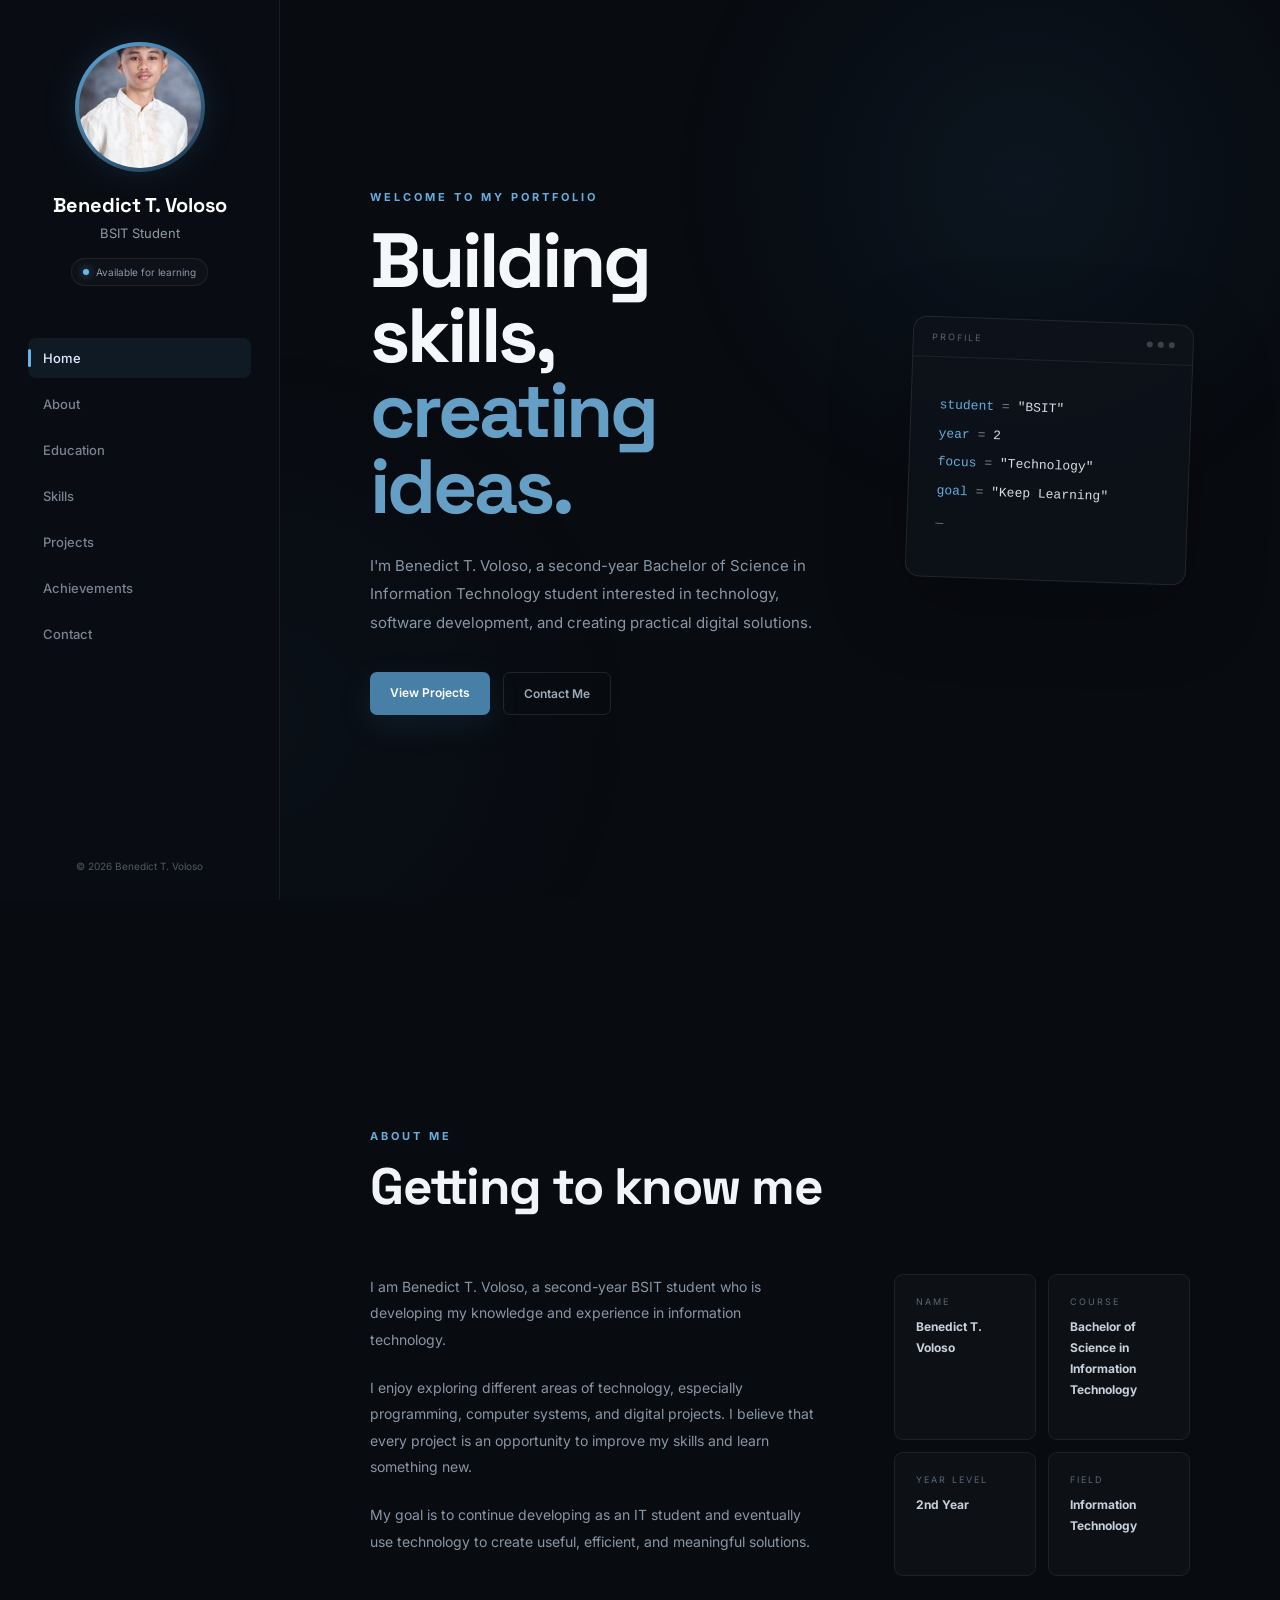
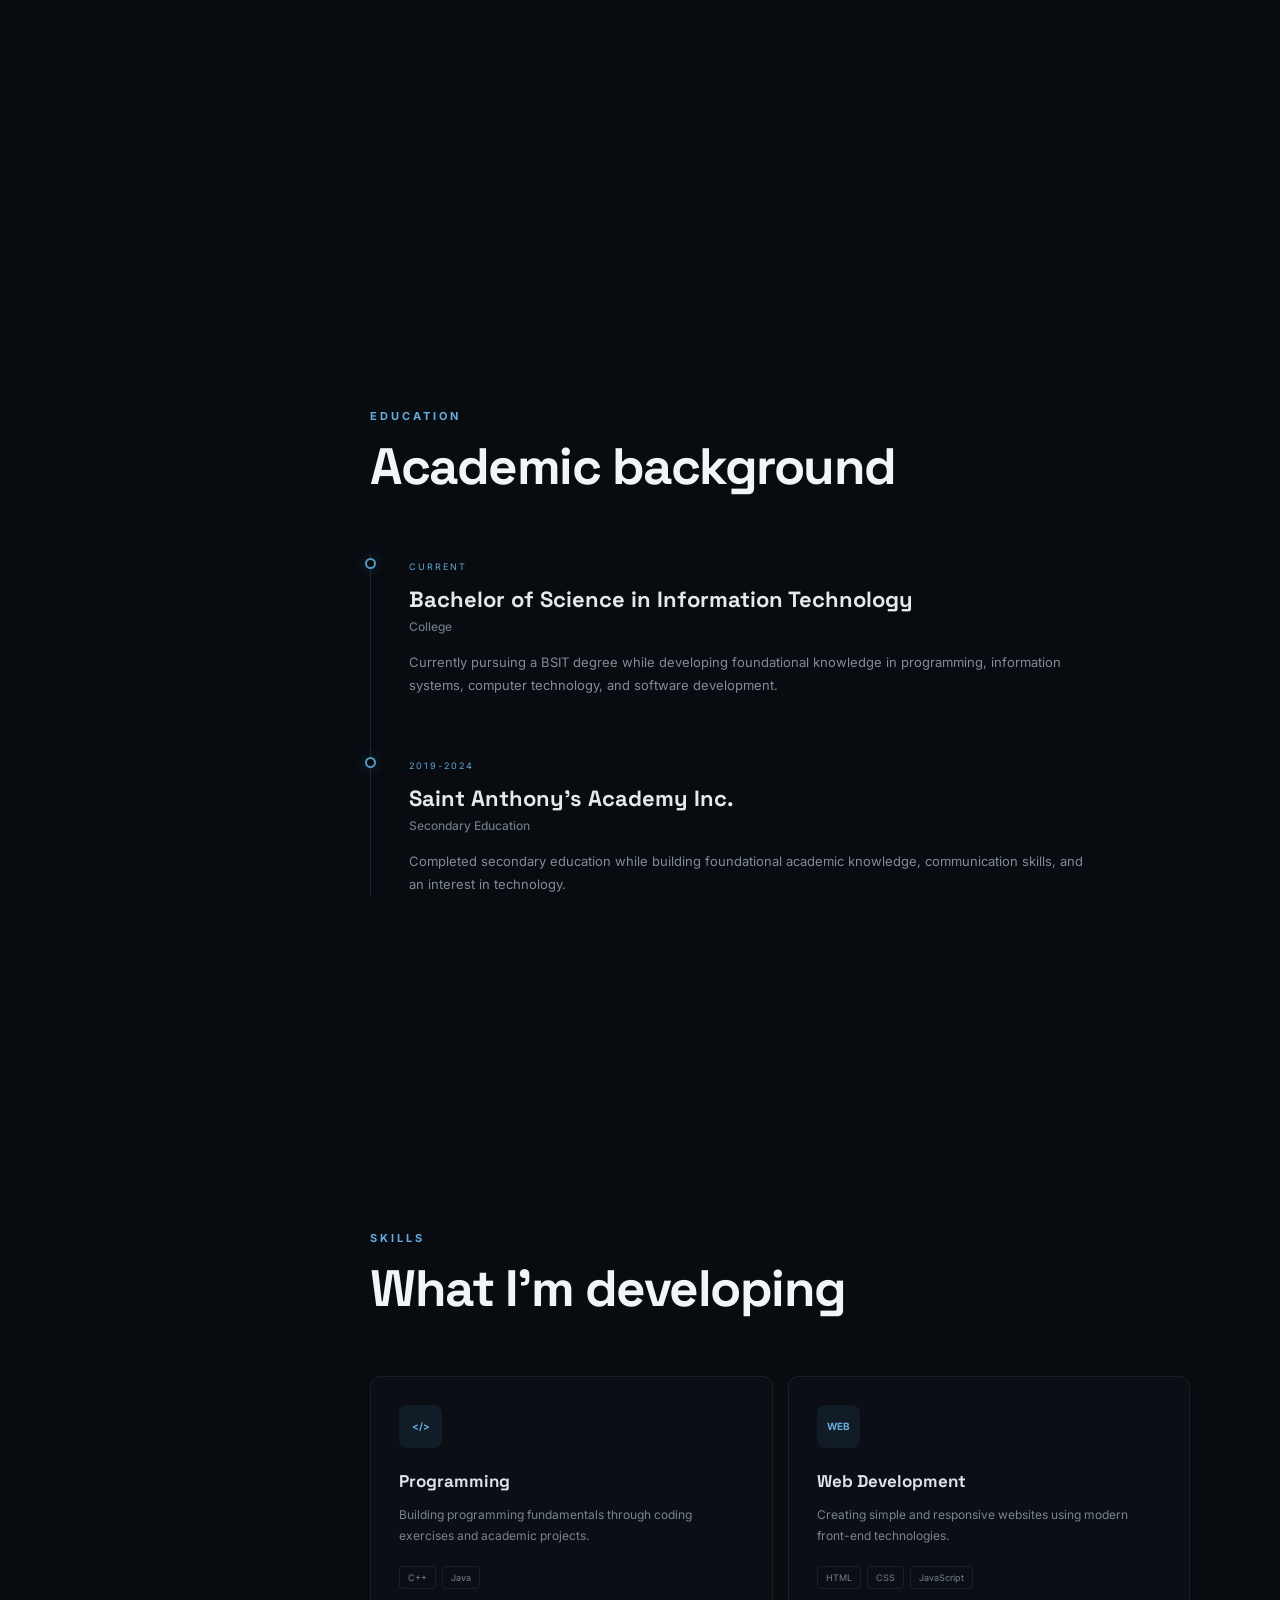
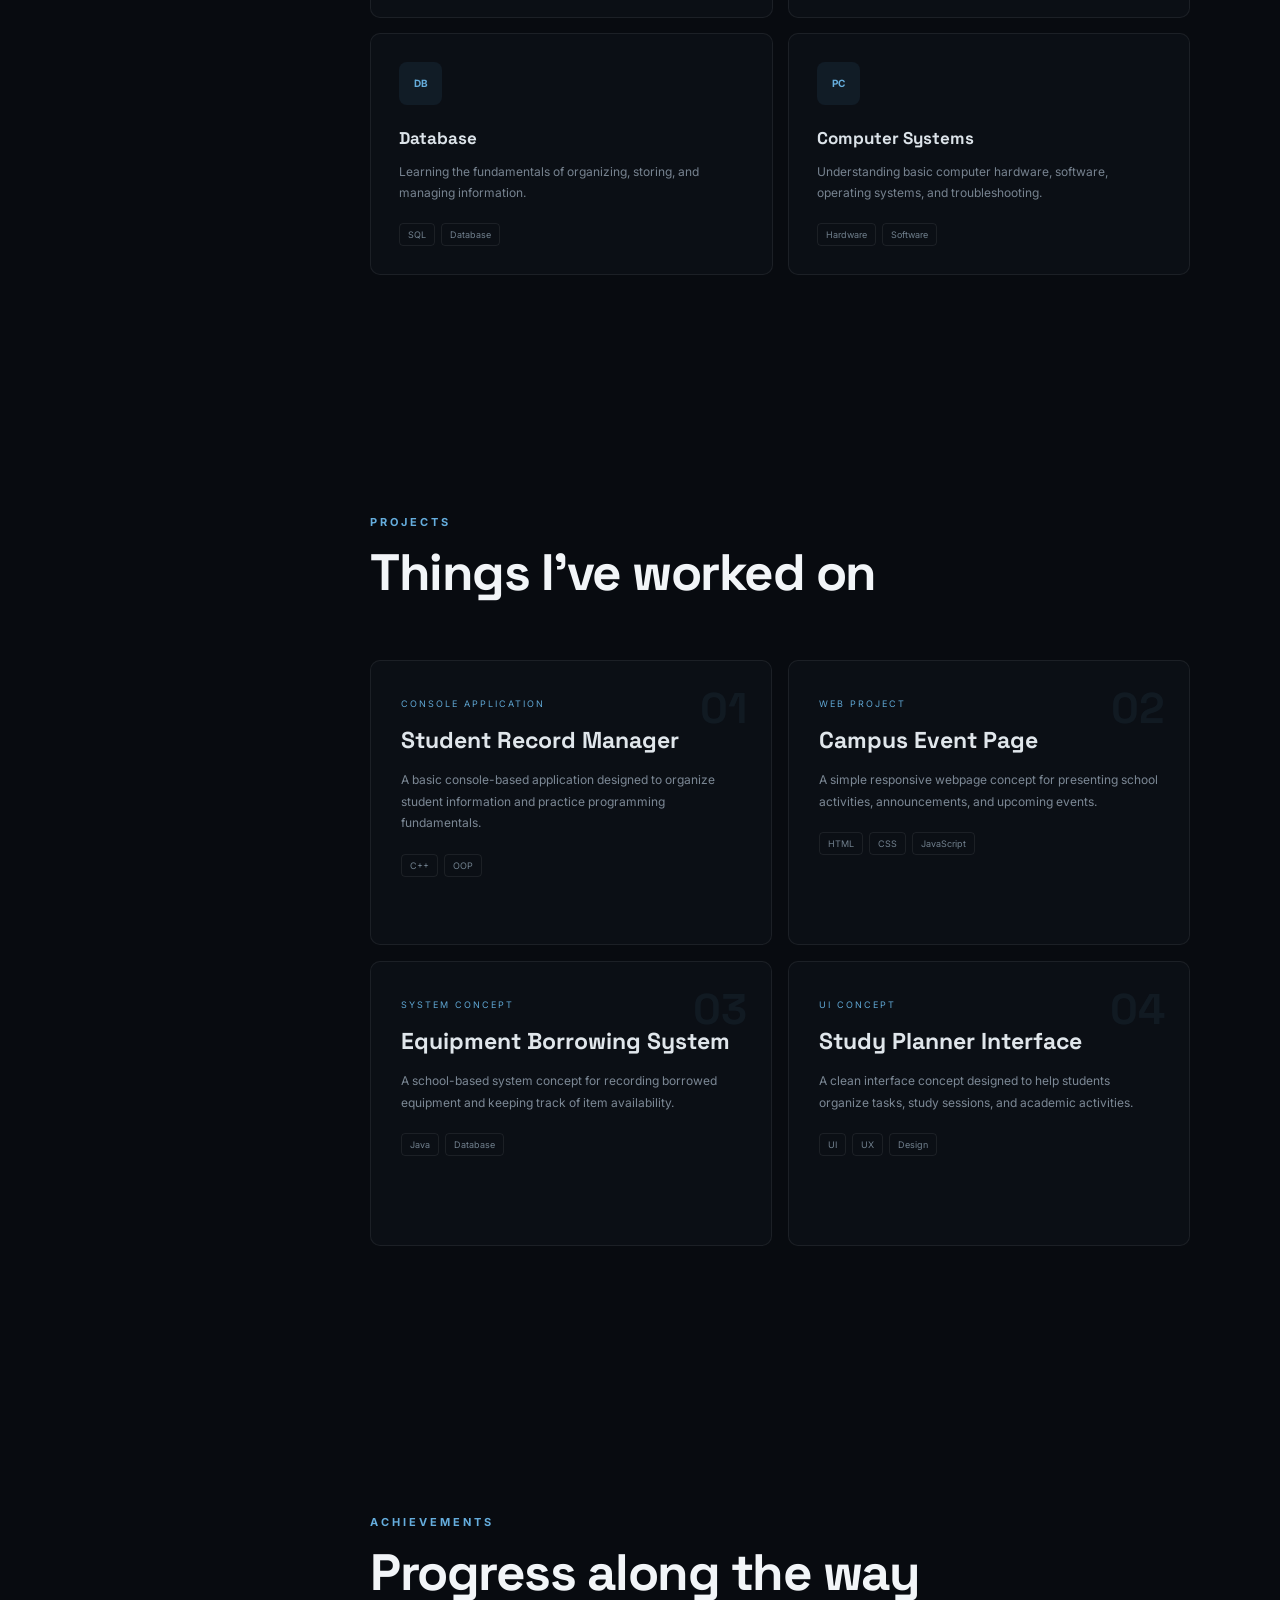
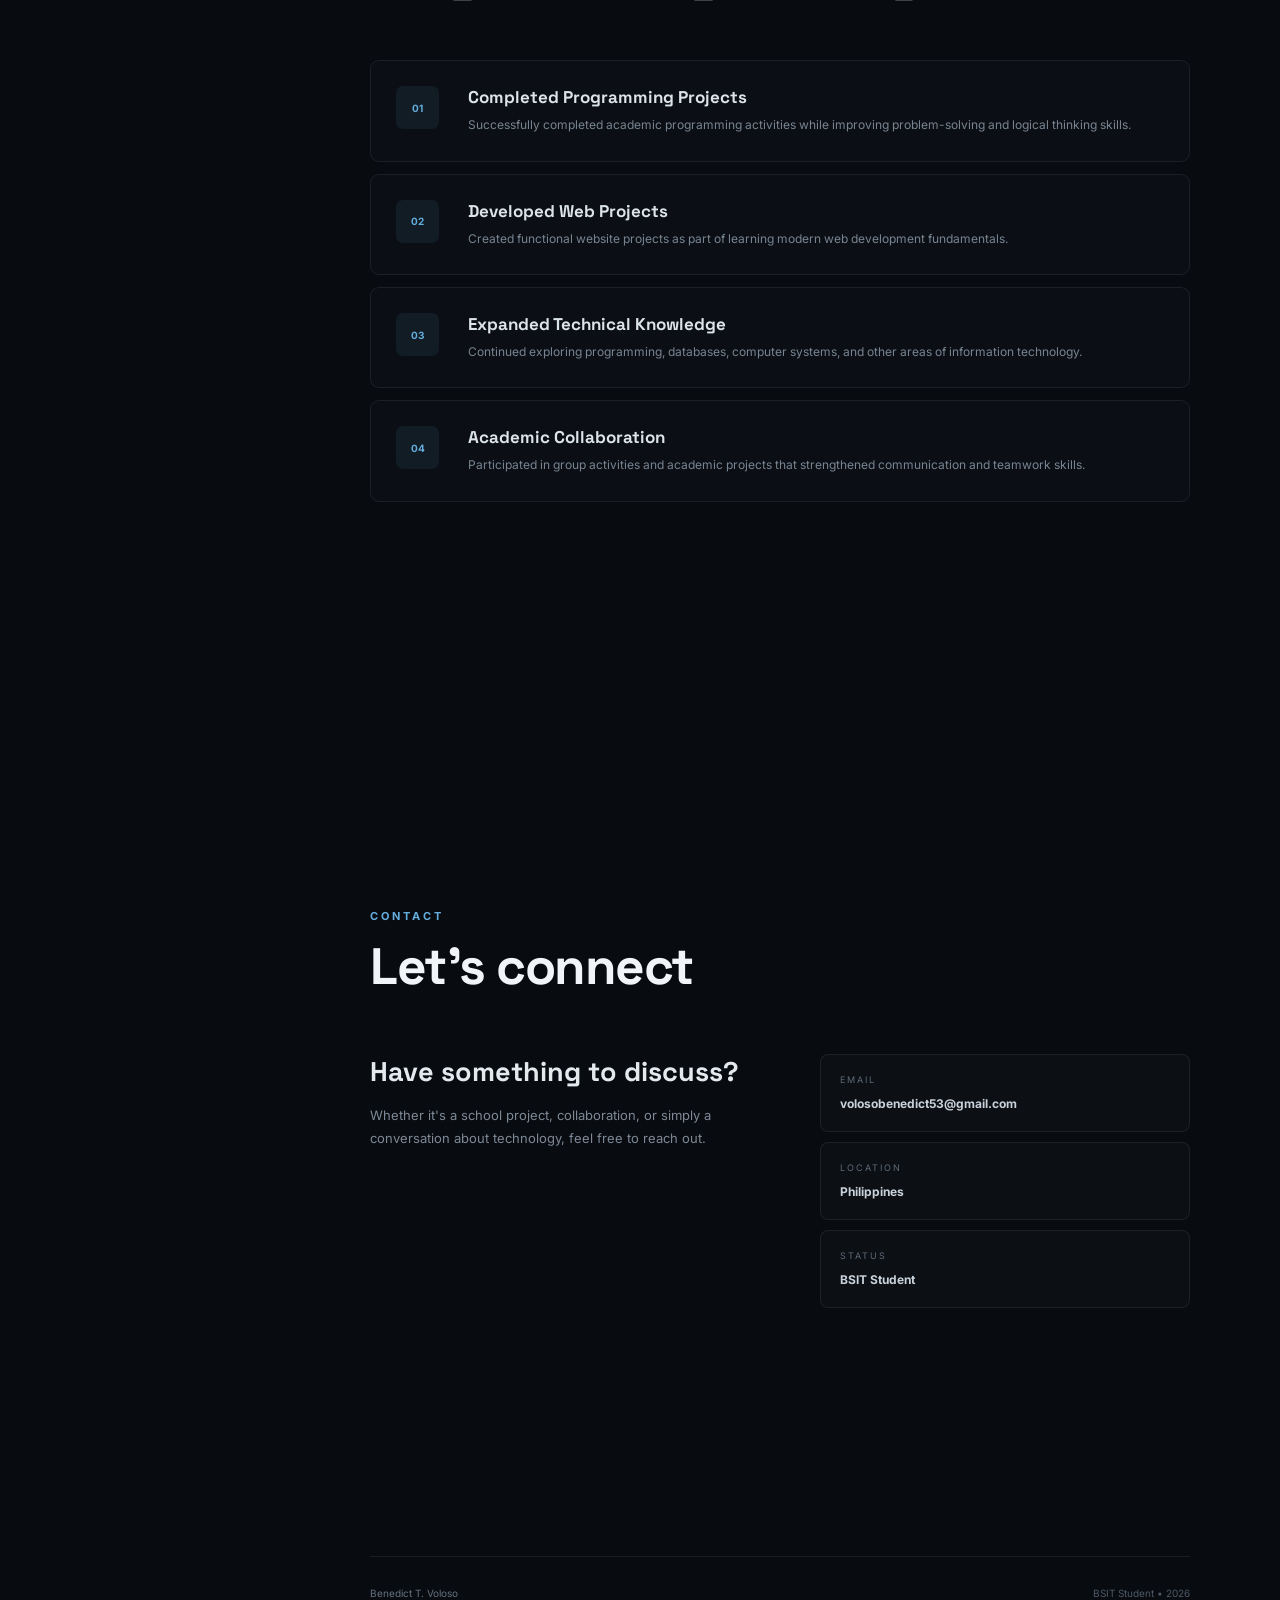
<file: index.html>
<!DOCTYPE html>
<html lang="en">
<head>
    <meta charset="UTF-8">
    <meta name="viewport" content="width=device-width, initial-scale=1.0">
    <title>Benedict T. Voloso | Portfolio</title>

    <link rel="stylesheet" href="style.css">

    <link rel="preconnect" href="https://fonts.googleapis.com">
    <link rel="preconnect" href="https://fonts.gstatic.com" crossorigin>

    <link href="https://fonts.googleapis.com/css2?family=Inter:wght@400;500;600;700;800&family=Space+Grotesk:wght@500;600;700&display=swap" rel="stylesheet">
</head>

<body>

<canvas id="background"></canvas>

<div class="page">

    <aside class="sidebar">

        <div class="profile">

            <div class="profile-image">
                <img src="profile.jpg" alt="Benedict T. Voloso">
            </div>

            <h1>Benedict T. Voloso</h1>

            <p class="role">BSIT Student</p>

            <div class="status">
                <span></span>
                Available for learning
            </div>

        </div>

        <nav class="navigation">
            <a href="#home" class="active">Home</a>
            <a href="#about">About</a>
            <a href="#education">Education</a>
            <a href="#skills">Skills</a>
            <a href="#projects">Projects</a>
            <a href="#achievements">Achievements</a>
            <a href="#contact">Contact</a>
        </nav>

        <div class="sidebar-bottom">
            <p>© 2026 Benedict T. Voloso</p>
        </div>

    </aside>


    <main class="content">


        <section id="home" class="hero section">

            <div class="hero-content">

                <span class="eyebrow">WELCOME TO MY PORTFOLIO</span>

                <h2>
                    Building skills,
                    <span>creating ideas.</span>
                </h2>

                <p class="hero-description">
                    I'm Benedict T. Voloso, a second-year Bachelor of Science
                    in Information Technology student interested in technology,
                    software development, and creating practical digital solutions.
                </p>

                <div class="hero-buttons">
                    <a href="#projects" class="primary-button">View Projects</a>
                    <a href="#contact" class="secondary-button">Contact Me</a>
                </div>

            </div>


            <div class="hero-card">

                <div class="card-top">

                    <span>PROFILE</span>

                    <div class="dots">
                        <i></i>
                        <i></i>
                        <i></i>
                    </div>

                </div>

                <div class="terminal">

                    <p>
                        <span class="blue">student</span>
                        =
                        <span class="white">"BSIT"</span>
                    </p>

                    <p>
                        <span class="blue">year</span>
                        =
                        <span class="white">2</span>
                    </p>

                    <p>
                        <span class="blue">focus</span>
                        =
                        <span class="white">"Technology"</span>
                    </p>

                    <p>
                        <span class="blue">goal</span>
                        =
                        <span class="white">"Keep Learning"</span>
                    </p>

                    <p class="cursor">_</p>

                </div>

            </div>

        </section>



        <section id="about" class="section">

            <div class="section-heading">

                <span>ABOUT ME</span>

                <h2>Getting to know me</h2>

            </div>


            <div class="about-grid">

                <div class="about-text">

                    <p>
                        I am Benedict T. Voloso, a second-year BSIT student
                        who is developing my knowledge and experience in
                        information technology.
                    </p>

                    <p>
                        I enjoy exploring different areas of technology,
                        especially programming, computer systems, and
                        digital projects. I believe that every project is
                        an opportunity to improve my skills and learn
                        something new.
                    </p>

                    <p>
                        My goal is to continue developing as an IT student
                        and eventually use technology to create useful,
                        efficient, and meaningful solutions.
                    </p>

                </div>


                <div class="about-details">

                    <div class="detail-box">
                        <span>NAME</span>
                        <strong>Benedict T. Voloso</strong>
                    </div>

                    <div class="detail-box">
                        <span>COURSE</span>
                        <strong>Bachelor of Science in Information Technology</strong>
                    </div>

                    <div class="detail-box">
                        <span>YEAR LEVEL</span>
                        <strong>2nd Year</strong>
                    </div>

                    <div class="detail-box">
                        <span>FIELD</span>
                        <strong>Information Technology</strong>
                    </div>

                </div>

            </div>

        </section>



        <section id="education" class="section">

            <div class="section-heading">

                <span>EDUCATION</span>

                <h2>Academic background</h2>

            </div>


            <div class="timeline">

                <div class="timeline-item">

                    <div class="timeline-marker"></div>

                    <div class="timeline-content">

                        <span class="date">CURRENT</span>

                        <h3>
                            Bachelor of Science in Information Technology
                        </h3>

                        <h4>College</h4>

                        <p>
                            Currently pursuing a BSIT degree while developing
                            foundational knowledge in programming, information
                            systems, computer technology, and software development.
                        </p>

                    </div>

                </div>


                <div class="timeline-item">

                    <div class="timeline-marker"></div>

                    <div class="timeline-content">

                        <span class="date">2019-2024</span>

                        <h3>Saint Anthony's Academy Inc.</h3>

                        <h4>Secondary Education</h4>

                        <p>
                            Completed secondary education while building
                            foundational academic knowledge, communication
                            skills, and an interest in technology.
                        </p>

                    </div>

                </div>

            </div>

        </section>



        <section id="skills" class="section">

            <div class="section-heading">

                <span>SKILLS</span>

                <h2>What I'm developing</h2>

            </div>


            <div class="skills-grid">


                <div class="skill-card">

                    <div class="skill-icon">&lt;/&gt;</div>

                    <h3>Programming</h3>

                    <p>
                        Building programming fundamentals through coding
                        exercises and academic projects.
                    </p>

                    <div class="skill-tags">
                        <span>C++</span>
                        <span>Java</span>
                    </div>

                </div>


                <div class="skill-card">

                    <div class="skill-icon">WEB</div>

                    <h3>Web Development</h3>

                    <p>
                        Creating simple and responsive websites using
                        modern front-end technologies.
                    </p>

                    <div class="skill-tags">
                        <span>HTML</span>
                        <span>CSS</span>
                        <span>JavaScript</span>
                    </div>

                </div>


                <div class="skill-card">

                    <div class="skill-icon">DB</div>

                    <h3>Database</h3>

                    <p>
                        Learning the fundamentals of organizing, storing,
                        and managing information.
                    </p>

                    <div class="skill-tags">
                        <span>SQL</span>
                        <span>Database</span>
                    </div>

                </div>


                <div class="skill-card">

                    <div class="skill-icon">PC</div>

                    <h3>Computer Systems</h3>

                    <p>
                        Understanding basic computer hardware, software,
                        operating systems, and troubleshooting.
                    </p>

                    <div class="skill-tags">
                        <span>Hardware</span>
                        <span>Software</span>
                    </div>

                </div>


            </div>

        </section>



        <section id="projects" class="section">

            <div class="section-heading">

                <span>PROJECTS</span>

                <h2>Things I've worked on</h2>

            </div>


            <div class="projects-grid">


                <article class="project-card">

                    <div class="project-number">01</div>

                    <div class="project-content">

                        <span class="project-type">
                            CONSOLE APPLICATION
                        </span>

                        <h3>Student Record Manager</h3>

                        <p>
                            A basic console-based application designed to
                            organize student information and practice
                            programming fundamentals.
                        </p>

                        <div class="project-tech">
                            <span>C++</span>
                            <span>OOP</span>
                        </div>

                    </div>

                </article>


                <article class="project-card">

                    <div class="project-number">02</div>

                    <div class="project-content">

                        <span class="project-type">
                            WEB PROJECT
                        </span>

                        <h3>Campus Event Page</h3>

                        <p>
                            A simple responsive webpage concept for presenting
                            school activities, announcements, and upcoming events.
                        </p>

                        <div class="project-tech">
                            <span>HTML</span>
                            <span>CSS</span>
                            <span>JavaScript</span>
                        </div>

                    </div>

                </article>


                <article class="project-card">

                    <div class="project-number">03</div>

                    <div class="project-content">

                        <span class="project-type">
                            SYSTEM CONCEPT
                        </span>

                        <h3>Equipment Borrowing System</h3>

                        <p>
                            A school-based system concept for recording
                            borrowed equipment and keeping track of item
                            availability.
                        </p>

                        <div class="project-tech">
                            <span>Java</span>
                            <span>Database</span>
                        </div>

                    </div>

                </article>


                <article class="project-card">

                    <div class="project-number">04</div>

                    <div class="project-content">

                        <span class="project-type">
                            UI CONCEPT
                        </span>

                        <h3>Study Planner Interface</h3>

                        <p>
                            A clean interface concept designed to help students
                            organize tasks, study sessions, and academic activities.
                        </p>

                        <div class="project-tech">
                            <span>UI</span>
                            <span>UX</span>
                            <span>Design</span>
                        </div>

                    </div>

                </article>


            </div>

        </section>



        <section id="achievements" class="section">

            <div class="section-heading">

                <span>ACHIEVEMENTS</span>

                <h2>Progress along the way</h2>

            </div>


            <div class="achievement-list">


                <div class="achievement">

                    <div class="achievement-icon">
                        01
                    </div>

                    <div>

                        <h3>Completed Programming Projects</h3>

                        <p>
                            Successfully completed academic programming
                            activities while improving problem-solving
                            and logical thinking skills.
                        </p>

                    </div>

                </div>


                <div class="achievement">

                    <div class="achievement-icon">
                        02
                    </div>

                    <div>

                        <h3>Developed Web Projects</h3>

                        <p>
                            Created functional website projects as part
                            of learning modern web development fundamentals.
                        </p>

                    </div>

                </div>


                <div class="achievement">

                    <div class="achievement-icon">
                        03
                    </div>

                    <div>

                        <h3>Expanded Technical Knowledge</h3>

                        <p>
                            Continued exploring programming, databases,
                            computer systems, and other areas of information
                            technology.
                        </p>

                    </div>

                </div>


                <div class="achievement">

                    <div class="achievement-icon">
                        04
                    </div>

                    <div>

                        <h3>Academic Collaboration</h3>

                        <p>
                            Participated in group activities and academic
                            projects that strengthened communication and
                            teamwork skills.
                        </p>

                    </div>

                </div>


            </div>

        </section>



        <section id="contact" class="section contact-section">

            <div class="section-heading">

                <span>CONTACT</span>

                <h2>Let's connect</h2>

            </div>


            <div class="contact-container">


                <div class="contact-message">

                    <h3>Have something to discuss?</h3>

                    <p>
                        Whether it's a school project, collaboration,
                        or simply a conversation about technology,
                        feel free to reach out.
                    </p>

                </div>


                <div class="contact-details">

                    <a href="https://volosobenedict53@gmail.com" class="contact-item">

                        <span class="contact-label">
                            EMAIL
                        </span>

                        <strong>
                            volosobenedict53@gmail.com
                        </strong>

                    </a>


                    <div class="contact-item">

                        <span class="contact-label">
                            LOCATION
                        </span>

                        <strong>
                            Philippines
                        </strong>

                    </div>


                    <div class="contact-item">

                        <span class="contact-label">
                            STATUS
                        </span>

                        <strong>
                            BSIT Student
                        </strong>

                    </div>

                </div>

            </div>

        </section>



        <footer>

            <p>Benedict T. Voloso</p>

            <span>BSIT Student • 2026</span>

        </footer>


    </main>

</div>


<script src="script.js"></script>

</body>
</html>
</file>
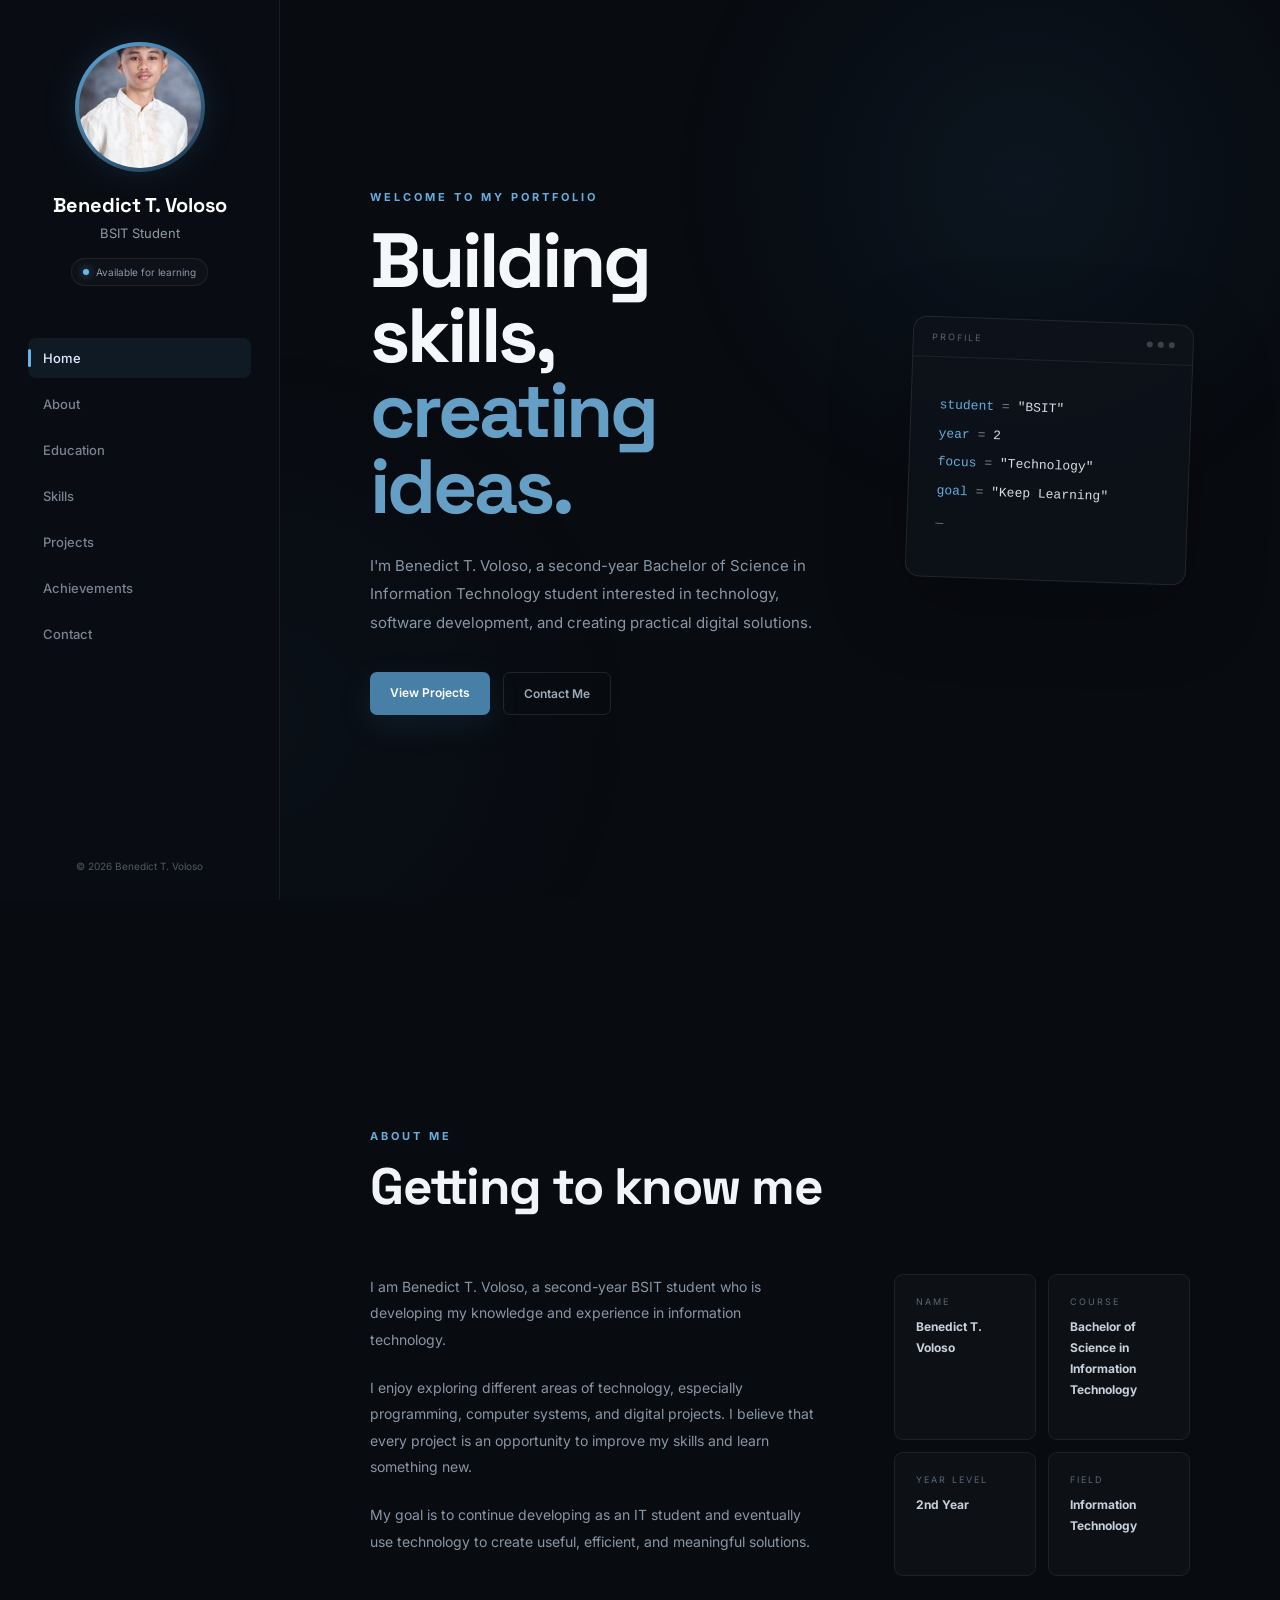
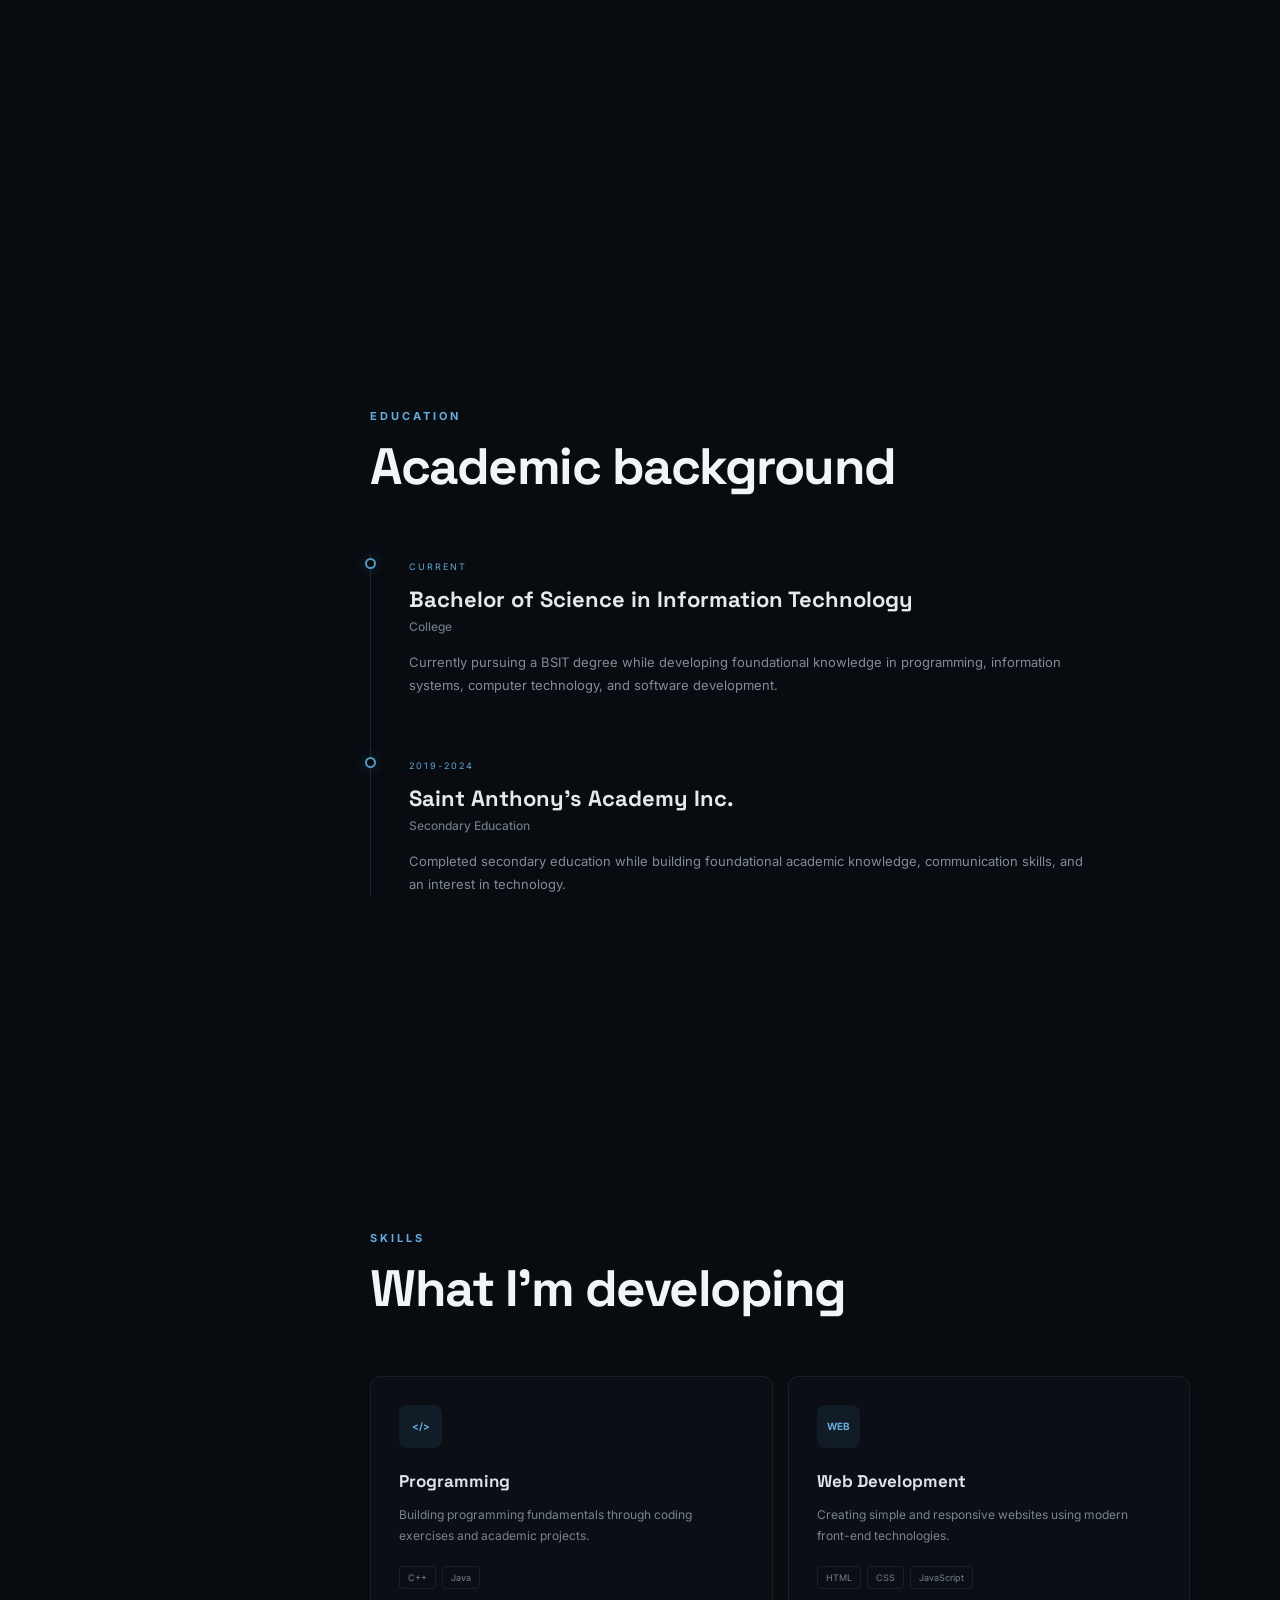
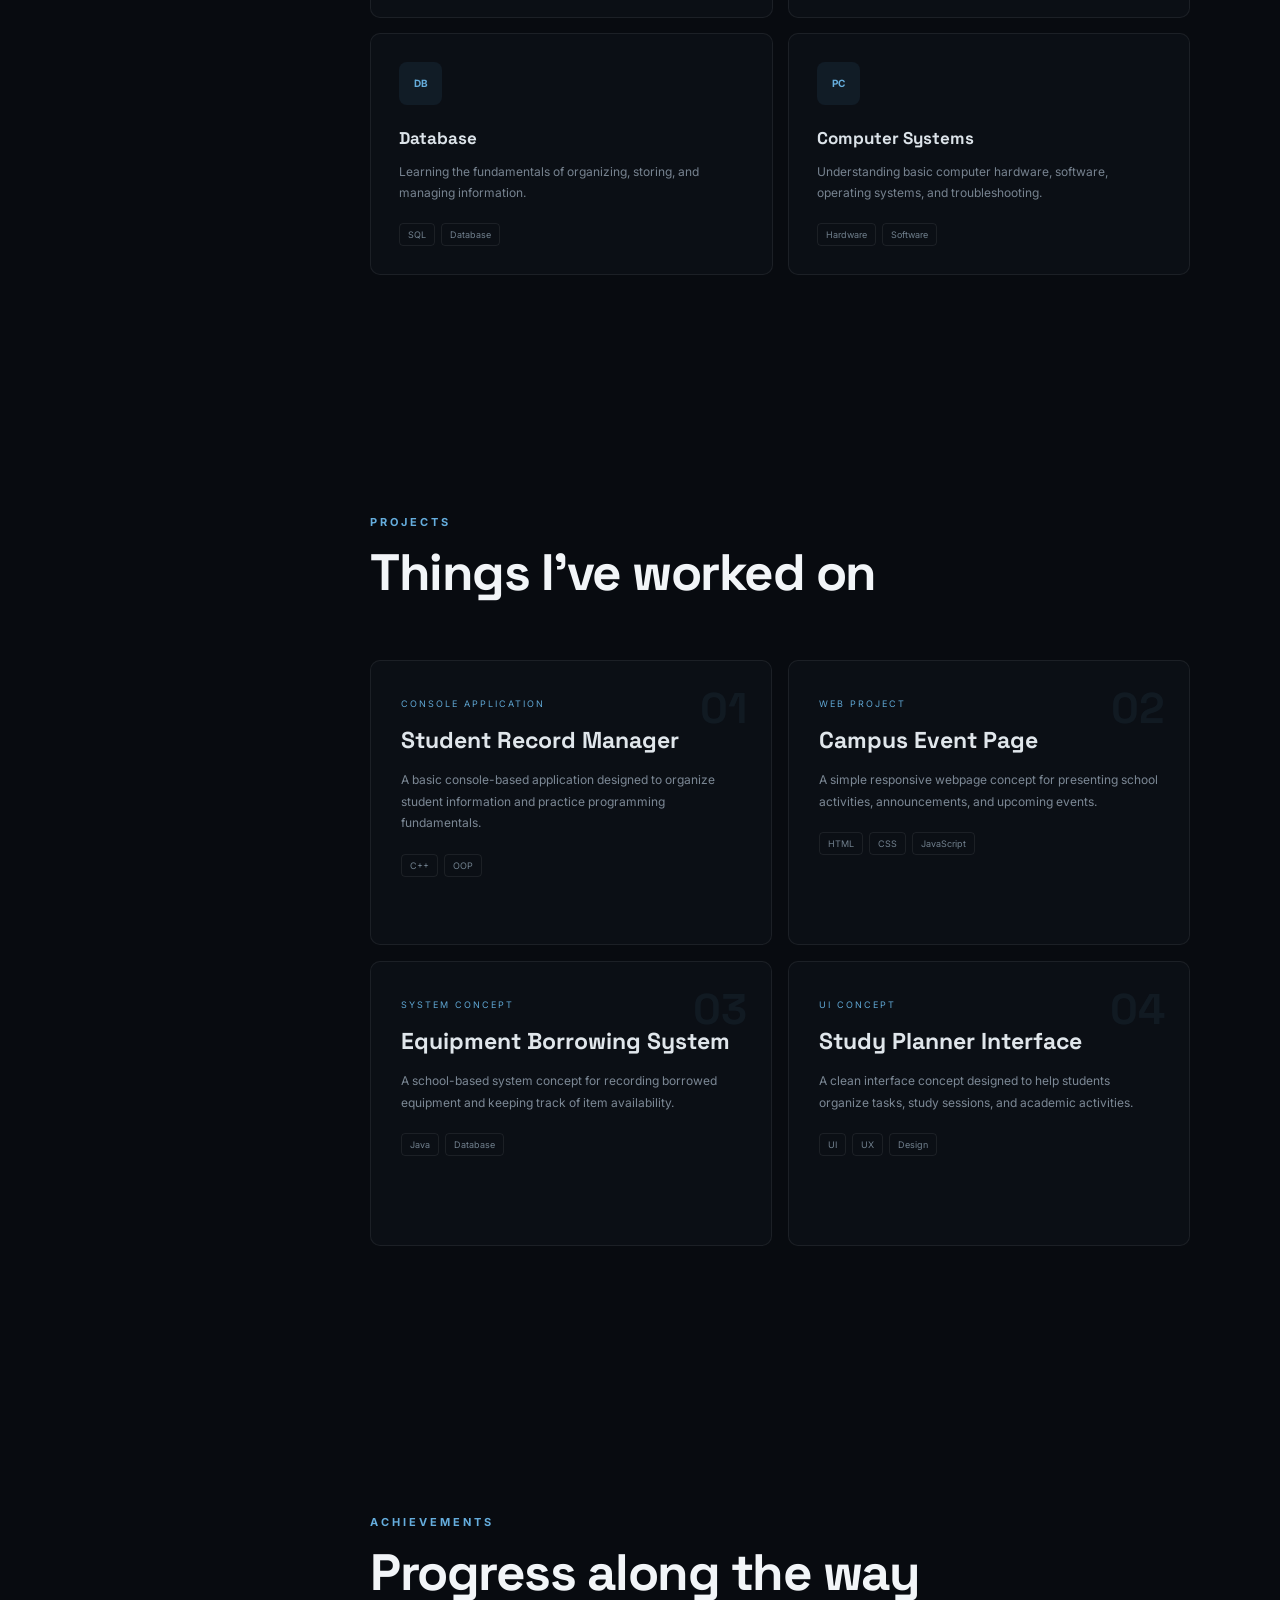
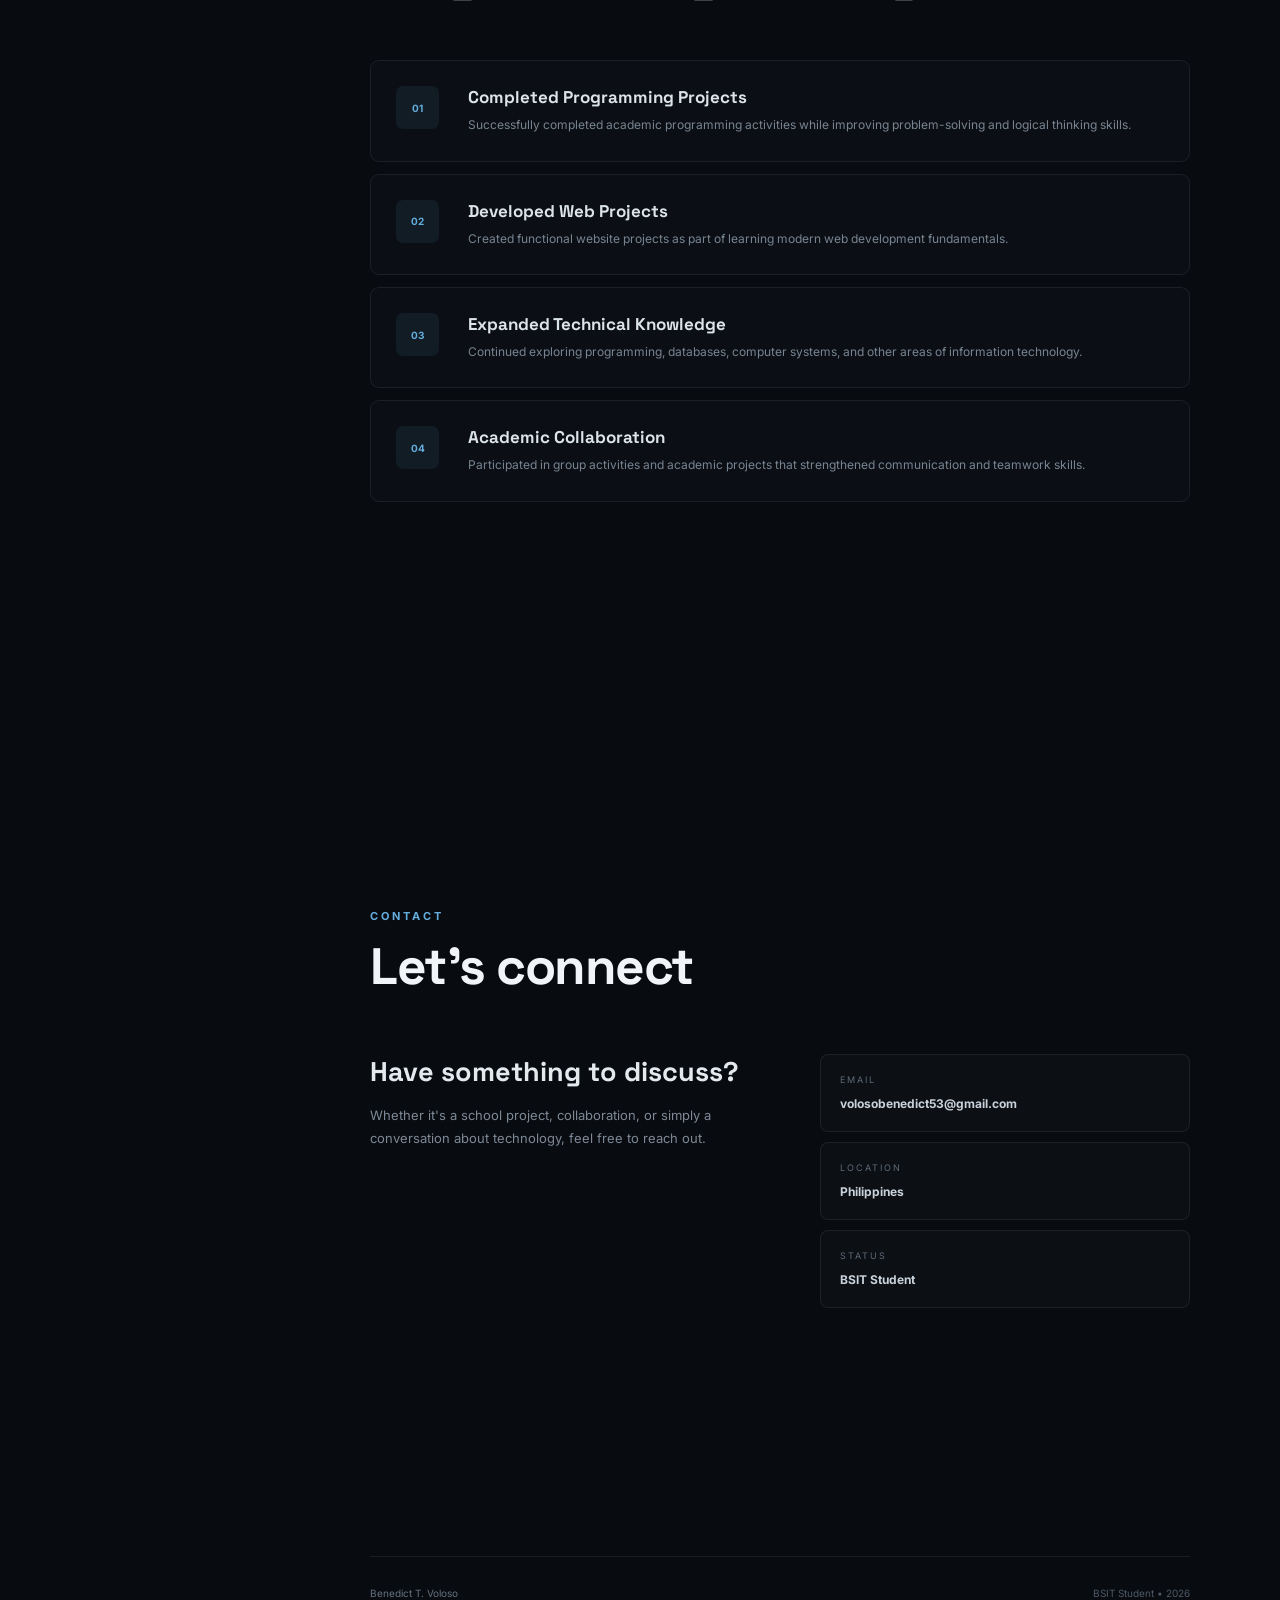
<file: index (1).html>
<!DOCTYPE html>
<html lang="en">
<head>
    <meta charset="UTF-8">
    <meta name="viewport" content="width=device-width, initial-scale=1.0">
    <title>Benedict T. Voloso | Portfolio</title>

    <link rel="stylesheet" href="style.css">

    <link rel="preconnect" href="https://fonts.googleapis.com">
    <link rel="preconnect" href="https://fonts.gstatic.com" crossorigin>

    <link href="https://fonts.googleapis.com/css2?family=Inter:wght@400;500;600;700;800&family=Space+Grotesk:wght@500;600;700&display=swap" rel="stylesheet">
</head>

<body>

<canvas id="background"></canvas>

<div class="page">

    <aside class="sidebar">

        <div class="profile">

            <div class="profile-image">
                <img src="profile.jpg" alt="Benedict T. Voloso">
            </div>

            <h1>Benedict T. Voloso</h1>

            <p class="role">BSIT Student</p>

            <div class="status">
                <span></span>
                Available for learning
            </div>

        </div>

        <nav class="navigation">
            <a href="#home" class="active">Home</a>
            <a href="#about">About</a>
            <a href="#education">Education</a>
            <a href="#skills">Skills</a>
            <a href="#projects">Projects</a>
            <a href="#achievements">Achievements</a>
            <a href="#contact">Contact</a>
        </nav>

        <div class="sidebar-bottom">
            <p>© 2026 Benedict T. Voloso</p>
        </div>

    </aside>


    <main class="content">


        <section id="home" class="hero section">

            <div class="hero-content">

                <span class="eyebrow">WELCOME TO MY PORTFOLIO</span>

                <h2>
                    Building skills,
                    <span>creating ideas.</span>
                </h2>

                <p class="hero-description">
                    I'm Benedict T. Voloso, a second-year Bachelor of Science
                    in Information Technology student interested in technology,
                    software development, and creating practical digital solutions.
                </p>

                <div class="hero-buttons">
                    <a href="#projects" class="primary-button">View Projects</a>
                    <a href="#contact" class="secondary-button">Contact Me</a>
                </div>

            </div>


            <div class="hero-card">

                <div class="card-top">

                    <span>PROFILE</span>

                    <div class="dots">
                        <i></i>
                        <i></i>
                        <i></i>
                    </div>

                </div>

                <div class="terminal">

                    <p>
                        <span class="blue">student</span>
                        =
                        <span class="white">"BSIT"</span>
                    </p>

                    <p>
                        <span class="blue">year</span>
                        =
                        <span class="white">2</span>
                    </p>

                    <p>
                        <span class="blue">focus</span>
                        =
                        <span class="white">"Technology"</span>
                    </p>

                    <p>
                        <span class="blue">goal</span>
                        =
                        <span class="white">"Keep Learning"</span>
                    </p>

                    <p class="cursor">_</p>

                </div>

            </div>

        </section>



        <section id="about" class="section">

            <div class="section-heading">

                <span>ABOUT ME</span>

                <h2>Getting to know me</h2>

            </div>


            <div class="about-grid">

                <div class="about-text">

                    <p>
                        I am Benedict T. Voloso, a second-year BSIT student
                        who is developing my knowledge and experience in
                        information technology.
                    </p>

                    <p>
                        I enjoy exploring different areas of technology,
                        especially programming, computer systems, and
                        digital projects. I believe that every project is
                        an opportunity to improve my skills and learn
                        something new.
                    </p>

                    <p>
                        My goal is to continue developing as an IT student
                        and eventually use technology to create useful,
                        efficient, and meaningful solutions.
                    </p>

                </div>


                <div class="about-details">

                    <div class="detail-box">
                        <span>NAME</span>
                        <strong>Benedict T. Voloso</strong>
                    </div>

                    <div class="detail-box">
                        <span>COURSE</span>
                        <strong>Bachelor of Science in Information Technology</strong>
                    </div>

                    <div class="detail-box">
                        <span>YEAR LEVEL</span>
                        <strong>2nd Year</strong>
                    </div>

                    <div class="detail-box">
                        <span>FIELD</span>
                        <strong>Information Technology</strong>
                    </div>

                </div>

            </div>

        </section>



        <section id="education" class="section">

            <div class="section-heading">

                <span>EDUCATION</span>

                <h2>Academic background</h2>

            </div>


            <div class="timeline">

                <div class="timeline-item">

                    <div class="timeline-marker"></div>

                    <div class="timeline-content">

                        <span class="date">CURRENT</span>

                        <h3>
                            Bachelor of Science in Information Technology
                        </h3>

                        <h4>College</h4>

                        <p>
                            Currently pursuing a BSIT degree while developing
                            foundational knowledge in programming, information
                            systems, computer technology, and software development.
                        </p>

                    </div>

                </div>


                <div class="timeline-item">

                    <div class="timeline-marker"></div>

                    <div class="timeline-content">

                        <span class="date">2019-2024</span>

                        <h3>Saint Anthony's Academy Inc.</h3>

                        <h4>Secondary Education</h4>

                        <p>
                            Completed secondary education while building
                            foundational academic knowledge, communication
                            skills, and an interest in technology.
                        </p>

                    </div>

                </div>

            </div>

        </section>



        <section id="skills" class="section">

            <div class="section-heading">

                <span>SKILLS</span>

                <h2>What I'm developing</h2>

            </div>


            <div class="skills-grid">


                <div class="skill-card">

                    <div class="skill-icon">&lt;/&gt;</div>

                    <h3>Programming</h3>

                    <p>
                        Building programming fundamentals through coding
                        exercises and academic projects.
                    </p>

                    <div class="skill-tags">
                        <span>C++</span>
                        <span>Java</span>
                    </div>

                </div>


                <div class="skill-card">

                    <div class="skill-icon">WEB</div>

                    <h3>Web Development</h3>

                    <p>
                        Creating simple and responsive websites using
                        modern front-end technologies.
                    </p>

                    <div class="skill-tags">
                        <span>HTML</span>
                        <span>CSS</span>
                        <span>JavaScript</span>
                    </div>

                </div>


                <div class="skill-card">

                    <div class="skill-icon">DB</div>

                    <h3>Database</h3>

                    <p>
                        Learning the fundamentals of organizing, storing,
                        and managing information.
                    </p>

                    <div class="skill-tags">
                        <span>SQL</span>
                        <span>Database</span>
                    </div>

                </div>


                <div class="skill-card">

                    <div class="skill-icon">PC</div>

                    <h3>Computer Systems</h3>

                    <p>
                        Understanding basic computer hardware, software,
                        operating systems, and troubleshooting.
                    </p>

                    <div class="skill-tags">
                        <span>Hardware</span>
                        <span>Software</span>
                    </div>

                </div>


            </div>

        </section>



        <section id="projects" class="section">

            <div class="section-heading">

                <span>PROJECTS</span>

                <h2>Things I've worked on</h2>

            </div>


            <div class="projects-grid">


                <article class="project-card">

                    <div class="project-number">01</div>

                    <div class="project-content">

                        <span class="project-type">
                            CONSOLE APPLICATION
                        </span>

                        <h3>Student Record Manager</h3>

                        <p>
                            A basic console-based application designed to
                            organize student information and practice
                            programming fundamentals.
                        </p>

                        <div class="project-tech">
                            <span>C++</span>
                            <span>OOP</span>
                        </div>

                    </div>

                </article>


                <article class="project-card">

                    <div class="project-number">02</div>

                    <div class="project-content">

                        <span class="project-type">
                            WEB PROJECT
                        </span>

                        <h3>Campus Event Page</h3>

                        <p>
                            A simple responsive webpage concept for presenting
                            school activities, announcements, and upcoming events.
                        </p>

                        <div class="project-tech">
                            <span>HTML</span>
                            <span>CSS</span>
                            <span>JavaScript</span>
                        </div>

                    </div>

                </article>


                <article class="project-card">

                    <div class="project-number">03</div>

                    <div class="project-content">

                        <span class="project-type">
                            SYSTEM CONCEPT
                        </span>

                        <h3>Equipment Borrowing System</h3>

                        <p>
                            A school-based system concept for recording
                            borrowed equipment and keeping track of item
                            availability.
                        </p>

                        <div class="project-tech">
                            <span>Java</span>
                            <span>Database</span>
                        </div>

                    </div>

                </article>


                <article class="project-card">

                    <div class="project-number">04</div>

                    <div class="project-content">

                        <span class="project-type">
                            UI CONCEPT
                        </span>

                        <h3>Study Planner Interface</h3>

                        <p>
                            A clean interface concept designed to help students
                            organize tasks, study sessions, and academic activities.
                        </p>

                        <div class="project-tech">
                            <span>UI</span>
                            <span>UX</span>
                            <span>Design</span>
                        </div>

                    </div>

                </article>


            </div>

        </section>



        <section id="achievements" class="section">

            <div class="section-heading">

                <span>ACHIEVEMENTS</span>

                <h2>Progress along the way</h2>

            </div>


            <div class="achievement-list">


                <div class="achievement">

                    <div class="achievement-icon">
                        01
                    </div>

                    <div>

                        <h3>Completed Programming Projects</h3>

                        <p>
                            Successfully completed academic programming
                            activities while improving problem-solving
                            and logical thinking skills.
                        </p>

                    </div>

                </div>


                <div class="achievement">

                    <div class="achievement-icon">
                        02
                    </div>

                    <div>

                        <h3>Developed Web Projects</h3>

                        <p>
                            Created functional website projects as part
                            of learning modern web development fundamentals.
                        </p>

                    </div>

                </div>


                <div class="achievement">

                    <div class="achievement-icon">
                        03
                    </div>

                    <div>

                        <h3>Expanded Technical Knowledge</h3>

                        <p>
                            Continued exploring programming, databases,
                            computer systems, and other areas of information
                            technology.
                        </p>

                    </div>

                </div>


                <div class="achievement">

                    <div class="achievement-icon">
                        04
                    </div>

                    <div>

                        <h3>Academic Collaboration</h3>

                        <p>
                            Participated in group activities and academic
                            projects that strengthened communication and
                            teamwork skills.
                        </p>

                    </div>

                </div>


            </div>

        </section>



        <section id="contact" class="section contact-section">

            <div class="section-heading">

                <span>CONTACT</span>

                <h2>Let's connect</h2>

            </div>


            <div class="contact-container">


                <div class="contact-message">

                    <h3>Have something to discuss?</h3>

                    <p>
                        Whether it's a school project, collaboration,
                        or simply a conversation about technology,
                        feel free to reach out.
                    </p>

                </div>


                <div class="contact-details">

                    <a href="https://volosobenedict53@gmail.com" class="contact-item">

                        <span class="contact-label">
                            EMAIL
                        </span>

                        <strong>
                            volosobenedict53@gmail.com
                        </strong>

                    </a>


                    <div class="contact-item">

                        <span class="contact-label">
                            LOCATION
                        </span>

                        <strong>
                            Philippines
                        </strong>

                    </div>


                    <div class="contact-item">

                        <span class="contact-label">
                            STATUS
                        </span>

                        <strong>
                            BSIT Student
                        </strong>

                    </div>

                </div>

            </div>

        </section>



        <footer>

            <p>Benedict T. Voloso</p>

            <span>BSIT Student • 2026</span>

        </footer>


    </main>

</div>


<script src="script.js"></script>

</body>
</html>
</file>
<file: style.css>
* {
    margin: 0;
    padding: 0;
    box-sizing: border-box;
}

html {
    scroll-behavior: smooth;
}

body {
    font-family: "Inter", sans-serif;
    background: #080b10;
    color: #e8edf3;
    overflow-x: hidden;
}

#background {
    position: fixed;
    inset: 0;
    width: 100%;
    height: 100%;
    z-index: -2;
    background: #080b10;
}

body::before {
    content: "";
    position: fixed;
    inset: 0;
    background:
        radial-gradient(
            circle at 80% 20%,
            rgba(46, 110, 170, 0.10),
            transparent 28%
        ),
        radial-gradient(
            circle at 20% 80%,
            rgba(40, 83, 120, 0.08),
            transparent 30%
        );
    pointer-events: none;
    z-index: -1;
}

.page {
    min-height: 100vh;
}

.sidebar {
    position: fixed;
    left: 0;
    top: 0;
    width: 280px;
    height: 100vh;
    background: rgba(10, 14, 20, 0.92);
    border-right: 1px solid rgba(255, 255, 255, 0.07);
    display: flex;
    flex-direction: column;
    padding: 42px 28px 28px;
    z-index: 20;
    backdrop-filter: blur(18px);
}

.profile {
    text-align: center;
}

.profile-image {
    width: 130px;
    height: 130px;
    margin: 0 auto 20px;
    border-radius: 50%;
    padding: 4px;
    background: linear-gradient(145deg, #5da8dc, #1d3449);
    box-shadow: 0 0 35px rgba(68, 145, 198, 0.16);
}

.profile-image img {
    width: 100%;
    height: 100%;
    object-fit: cover;
    border-radius: 50%;
    display: block;
    background: #111820;
}

.profile h1 {
    font-family: "Space Grotesk", sans-serif;
    font-size: 20px;
    font-weight: 700;
    color: #ffffff;
}

.role {
    margin-top: 7px;
    font-size: 13px;
    color: #8e9aa8;
}

.status {
    display: inline-flex;
    align-items: center;
    gap: 7px;
    margin-top: 17px;
    padding: 7px 11px;
    border: 1px solid rgba(255, 255, 255, 0.07);
    border-radius: 30px;
    font-size: 10px;
    color: #8d99a7;
    background: rgba(255, 255, 255, 0.025);
}

.status span {
    width: 6px;
    height: 6px;
    border-radius: 50%;
    background: #6db6e8;
    box-shadow: 0 0 9px rgba(109, 182, 232, 0.7);
}

.navigation {
    margin-top: 52px;
    display: flex;
    flex-direction: column;
    gap: 6px;
}

.navigation a {
    position: relative;
    padding: 12px 15px;
    border-radius: 8px;
    color: #788492;
    text-decoration: none;
    font-size: 13px;
    font-weight: 500;
    transition: 0.25s ease;
}

.navigation a:hover,
.navigation a.active {
    color: #dfeeff;
    background: rgba(77, 145, 193, 0.10);
}

.navigation a.active::before {
    content: "";
    position: absolute;
    left: 0;
    top: 50%;
    transform: translateY(-50%);
    width: 3px;
    height: 18px;
    border-radius: 5px;
    background: #69b5e7;
}

.sidebar-bottom {
    margin-top: auto;
    text-align: center;
}

.sidebar-bottom p {
    color: #4e5965;
    font-size: 10px;
}

.content {
    margin-left: 280px;
}

.section {
    min-height: 100vh;
    padding: 110px 9%;
    display: flex;
    flex-direction: column;
    justify-content: center;
}

.hero {
    min-height: 100vh;
    display: grid;
    grid-template-columns: 1.25fr 0.75fr;
    align-items: center;
    gap: 70px;
}

.eyebrow,
.section-heading > span {
    color: #65addd;
    font-size: 11px;
    font-weight: 700;
    letter-spacing: 3px;
}

.hero h2 {
    max-width: 720px;
    margin-top: 18px;
    font-family: "Space Grotesk", sans-serif;
    font-size: clamp(48px, 6vw, 82px);
    line-height: 0.98;
    letter-spacing: -3px;
    color: #f5f8fb;
}

.hero h2 span {
    display: block;
    color: #659fc5;
}

.hero-description {
    max-width: 620px;
    margin-top: 28px;
    color: #8996a4;
    font-size: 15px;
    line-height: 1.9;
}

.hero-buttons {
    display: flex;
    gap: 13px;
    margin-top: 35px;
}

.primary-button,
.secondary-button {
    text-decoration: none;
    padding: 13px 20px;
    border-radius: 7px;
    font-size: 12px;
    font-weight: 600;
    transition: 0.25s ease;
}

.primary-button {
    background: #477fa6;
    color: white;
    box-shadow: 0 10px 30px rgba(50, 109, 149, 0.17);
}

.primary-button:hover {
    background: #5995bd;
    transform: translateY(-2px);
}

.secondary-button {
    border: 1px solid rgba(255, 255, 255, 0.10);
    color: #9daab8;
}

.secondary-button:hover {
    color: white;
    border-color: rgba(103, 173, 218, 0.35);
}

.hero-card {
    width: 100%;
    max-width: 410px;
    justify-self: end;
    border: 1px solid rgba(255, 255, 255, 0.09);
    border-radius: 14px;
    background: rgba(15, 20, 27, 0.78);
    box-shadow: 0 25px 80px rgba(0, 0, 0, 0.25);
    overflow: hidden;
    transform: rotate(2deg);
    transition: 0.4s ease;
}

.hero-card:hover {
    transform: rotate(0deg) translateY(-5px);
}

.card-top {
    display: flex;
    align-items: center;
    justify-content: space-between;
    padding: 14px 18px;
    border-bottom: 1px solid rgba(255, 255, 255, 0.07);
    color: #596572;
    font-size: 9px;
    letter-spacing: 2px;
}

.dots {
    display: flex;
    gap: 5px;
}

.dots i {
    width: 6px;
    height: 6px;
    border-radius: 50%;
    background: #39434d;
}

.terminal {
    padding: 34px 28px 42px;
    font-family: monospace;
    font-size: 13px;
    line-height: 2.2;
    color: #71808f;
}

.terminal .blue {
    color: #65addd;
}

.terminal .white {
    color: #d6dde5;
}

.cursor {
    color: #65addd;
    animation: blink 1s infinite;
}

@keyframes blink {
    50% {
        opacity: 0;
    }
}

.section-heading {
    margin-bottom: 55px;
}

.section-heading h2 {
    margin-top: 10px;
    font-family: "Space Grotesk", sans-serif;
    font-size: clamp(34px, 4vw, 53px);
    letter-spacing: -1.5px;
    color: #f2f5f8;
}

.about-grid {
    display: grid;
    grid-template-columns: 1.2fr 0.8fr;
    gap: 80px;
}

.about-text p {
    max-width: 700px;
    margin-bottom: 21px;
    color: #8996a4;
    font-size: 14px;
    line-height: 1.9;
}

.about-details {
    display: grid;
    grid-template-columns: 1fr 1fr;
    gap: 12px;
}

.detail-box {
    padding: 21px;
    border: 1px solid rgba(255, 255, 255, 0.07);
    background: rgba(255, 255, 255, 0.025);
    border-radius: 9px;
}

.detail-box span {
    display: block;
    margin-bottom: 8px;
    color: #5c6875;
    font-size: 9px;
    letter-spacing: 2px;
}

.detail-box strong {
    color: #c8d1da;
    font-size: 12px;
    line-height: 1.5;
}

.timeline {
    position: relative;
    max-width: 850px;
    border-left: 1px solid rgba(100, 170, 215, 0.18);
    padding-left: 38px;
}

.timeline-item {
    position: relative;
    padding-bottom: 55px;
}

.timeline-item:last-child {
    padding-bottom: 0;
}

.timeline-marker {
    position: absolute;
    left: -44px;
    top: 4px;
    width: 11px;
    height: 11px;
    border-radius: 50%;
    border: 2px solid #5597c2;
    background: #080b10;
    box-shadow: 0 0 16px rgba(82, 155, 204, 0.3);
}

.date {
    font-size: 9px;
    letter-spacing: 2px;
    color: #62a7d4;
}

.timeline-content h3 {
    margin-top: 11px;
    color: #e4e9ee;
    font-family: "Space Grotesk", sans-serif;
    font-size: 22px;
}

.timeline-content h4 {
    margin-top: 6px;
    color: #6d7885;
    font-size: 12px;
    font-weight: 500;
}

.timeline-content p {
    max-width: 680px;
    margin-top: 17px;
    color: #808c99;
    font-size: 13px;
    line-height: 1.8;
}

.skills-grid {
    display: grid;
    grid-template-columns: 1fr 1fr;
    gap: 15px;
    max-width: 900px;
}

.skill-card {
    padding: 28px;
    border: 1px solid rgba(255, 255, 255, 0.07);
    background: rgba(14, 19, 25, 0.65);
    border-radius: 10px;
    transition: 0.3s ease;
}

.skill-card:hover {
    transform: translateY(-5px);
    border-color: rgba(87, 153, 195, 0.3);
    background: rgba(21, 29, 38, 0.8);
}

.skill-icon {
    width: 43px;
    height: 43px;
    display: flex;
    align-items: center;
    justify-content: center;
    margin-bottom: 22px;
    border-radius: 8px;
    background: rgba(75, 139, 181, 0.10);
    color: #66addc;
    font-size: 10px;
    font-weight: 700;
}

.skill-card h3 {
    font-family: "Space Grotesk", sans-serif;
    font-size: 17px;
    color: #dce3e9;
}

.skill-card p {
    margin-top: 12px;
    color: #778390;
    font-size: 12px;
    line-height: 1.75;
}

.skill-tags,
.project-tech {
    display: flex;
    flex-wrap: wrap;
    gap: 6px;
    margin-top: 20px;
}

.skill-tags span,
.project-tech span {
    padding: 5px 8px;
    border: 1px solid rgba(255, 255, 255, 0.07);
    border-radius: 4px;
    color: #71808e;
    font-size: 9px;
}

.projects-grid {
    display: grid;
    grid-template-columns: 1fr 1fr;
    gap: 16px;
}

.project-card {
    position: relative;
    min-height: 285px;
    padding: 30px;
    border: 1px solid rgba(255, 255, 255, 0.07);
    border-radius: 10px;
    background: rgba(14, 19, 25, 0.65);
    overflow: hidden;
    transition: 0.3s ease;
}

.project-card:hover {
    transform: translateY(-5px);
    border-color: rgba(87, 153, 195, 0.27);
}

.project-number {
    position: absolute;
    right: 24px;
    top: 20px;
    font-family: "Space Grotesk", sans-serif;
    font-size: 43px;
    font-weight: 700;
    color: rgba(100, 165, 207, 0.07);
}

.project-type {
    font-size: 9px;
    letter-spacing: 2px;
    color: #5fa6d3;
}

.project-content h3 {
    margin-top: 14px;
    font-family: "Space Grotesk", sans-serif;
    font-size: 23px;
    color: #e0e6eb;
}

.project-content p {
    max-width: 500px;
    margin-top: 14px;
    color: #7c8895;
    font-size: 12px;
    line-height: 1.8;
}

.achievement-list {
    max-width: 900px;
    display: flex;
    flex-direction: column;
    gap: 12px;
}

.achievement {
    display: grid;
    grid-template-columns: 52px 1fr;
    gap: 20px;
    align-items: start;
    padding: 25px;
    border: 1px solid rgba(255, 255, 255, 0.07);
    border-radius: 9px;
    background: rgba(14, 19, 25, 0.65);
    transition: 0.3s ease;
}

.achievement:hover {
    transform: translateX(5px);
    border-color: rgba(87, 153, 195, 0.25);
}

.achievement-icon {
    width: 43px;
    height: 43px;
    display: flex;
    align-items: center;
    justify-content: center;
    border-radius: 7px;
    background: rgba(72, 136, 179, 0.10);
    color: #65addd;
    font-size: 10px;
    font-weight: 700;
}

.achievement h3 {
    color: #dce3e9;
    font-family: "Space Grotesk", sans-serif;
    font-size: 17px;
}

.achievement p {
    margin-top: 7px;
    color: #788491;
    font-size: 12px;
    line-height: 1.7;
}

.contact-container {
    display: grid;
    grid-template-columns: 1fr 1fr;
    gap: 80px;
    max-width: 950px;
}

.contact-message h3 {
    font-family: "Space Grotesk", sans-serif;
    color: #e4e9ee;
    font-size: 27px;
}

.contact-message p {
    max-width: 480px;
    margin-top: 15px;
    color: #7d8996;
    font-size: 13px;
    line-height: 1.8;
}

.contact-details {
    display: flex;
    flex-direction: column;
    gap: 10px;
}

.contact-item {
    display: block;
    padding: 19px;
    border: 1px solid rgba(255, 255, 255, 0.07);
    border-radius: 8px;
    background: rgba(255, 255, 255, 0.02);
    text-decoration: none;
    transition: 0.25s ease;
}

.contact-item:hover {
    border-color: rgba(90, 156, 200, 0.3);
    transform: translateX(4px);
}

.contact-label {
    display: block;
    margin-bottom: 7px;
    color: #5f6b78;
    font-size: 9px;
    letter-spacing: 2px;
}

.contact-item strong {
    color: #c9d2da;
    font-size: 12px;
}

footer {
    margin: 0 9%;
    padding: 30px 0;
    border-top: 1px solid rgba(255, 255, 255, 0.07);
    display: flex;
    justify-content: space-between;
    color: #4f5a66;
    font-size: 10px;
}

footer p {
    color: #66727e;
}

@media (max-width: 1100px) {

    .sidebar {
        width: 230px;
    }

    .content {
        margin-left: 230px;
    }

    .hero {
        grid-template-columns: 1fr;
    }

    .hero-card {
        justify-self: start;
        max-width: 500px;
    }

}

@media (max-width: 800px) {

    .sidebar {
        position: relative;
        width: 100%;
        height: auto;
        padding: 30px 20px;
        border-right: none;
        border-bottom: 1px solid rgba(255, 255, 255, 0.07);
    }

    .profile-image {
        width: 105px;
        height: 105px;
    }

    .navigation {
        margin-top: 30px;
        display: grid;
        grid-template-columns: repeat(3, 1fr);
        gap: 5px;
    }

    .navigation a {
        text-align: center;
        padding: 10px 5px;
        font-size: 11px;
    }

    .navigation a.active::before {
        display: none;
    }

    .sidebar-bottom {
        margin-top: 25px;
    }

    .content {
        margin-left: 0;
    }

    .section {
        padding: 85px 7%;
    }

    .hero {
        min-height: auto;
        padding-top: 100px;
    }

    .about-grid,
    .contact-container {
        grid-template-columns: 1fr;
        gap: 40px;
    }

    .projects-grid {
        grid-template-columns: 1fr;
    }

    footer {
        margin: 0 7%;
    }
}

@media (max-width: 520px) {

    .navigation {
        grid-template-columns: repeat(2, 1fr);
    }

    .hero h2 {
        font-size: 45px;
        letter-spacing: -2px;
    }

    .hero-buttons {
        flex-direction: column;
        align-items: flex-start;
    }

    .skills-grid {
        grid-template-columns: 1fr;
    }

    .about-details {
        grid-template-columns: 1fr;
    }

    .project-card {
        min-height: 250px;
    }

    .achievement {
        grid-template-columns: 1fr;
    }

    footer {
        flex-direction: column;
        gap: 8px;
    }
}
</file>
